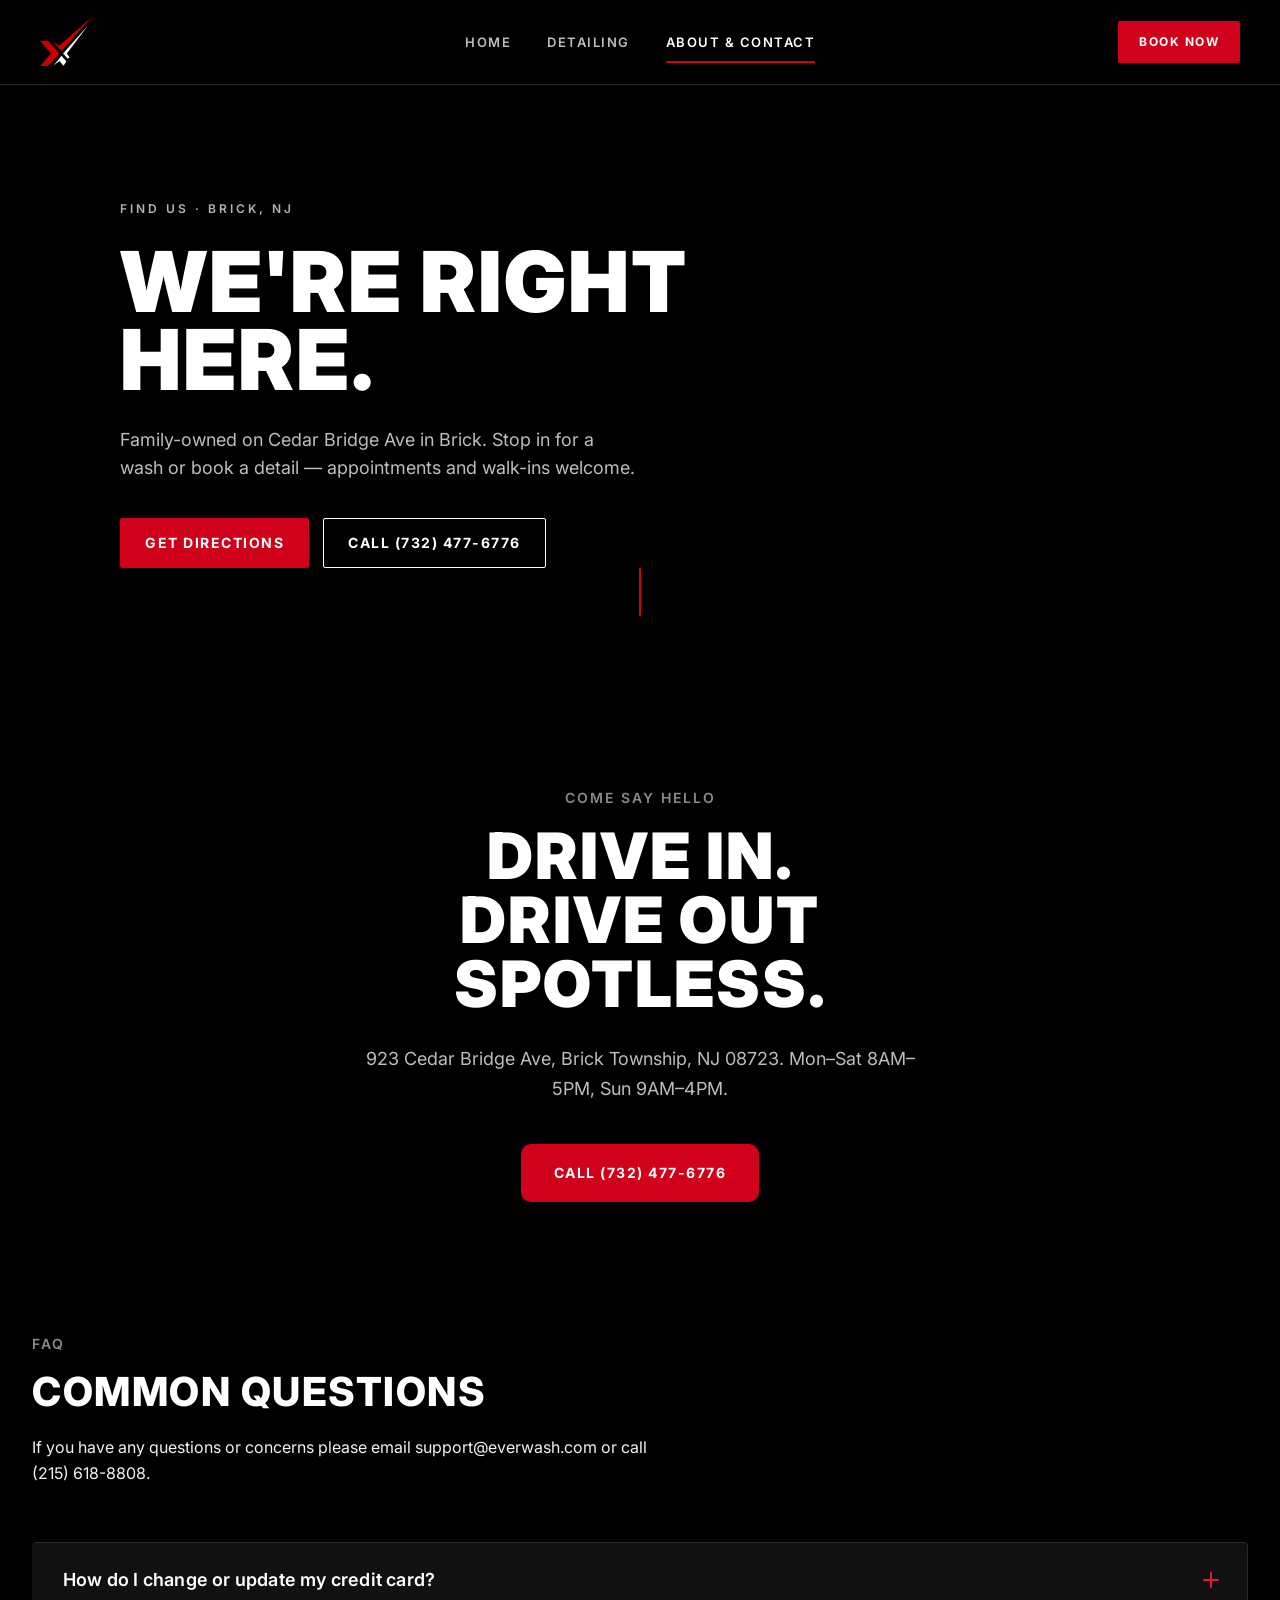
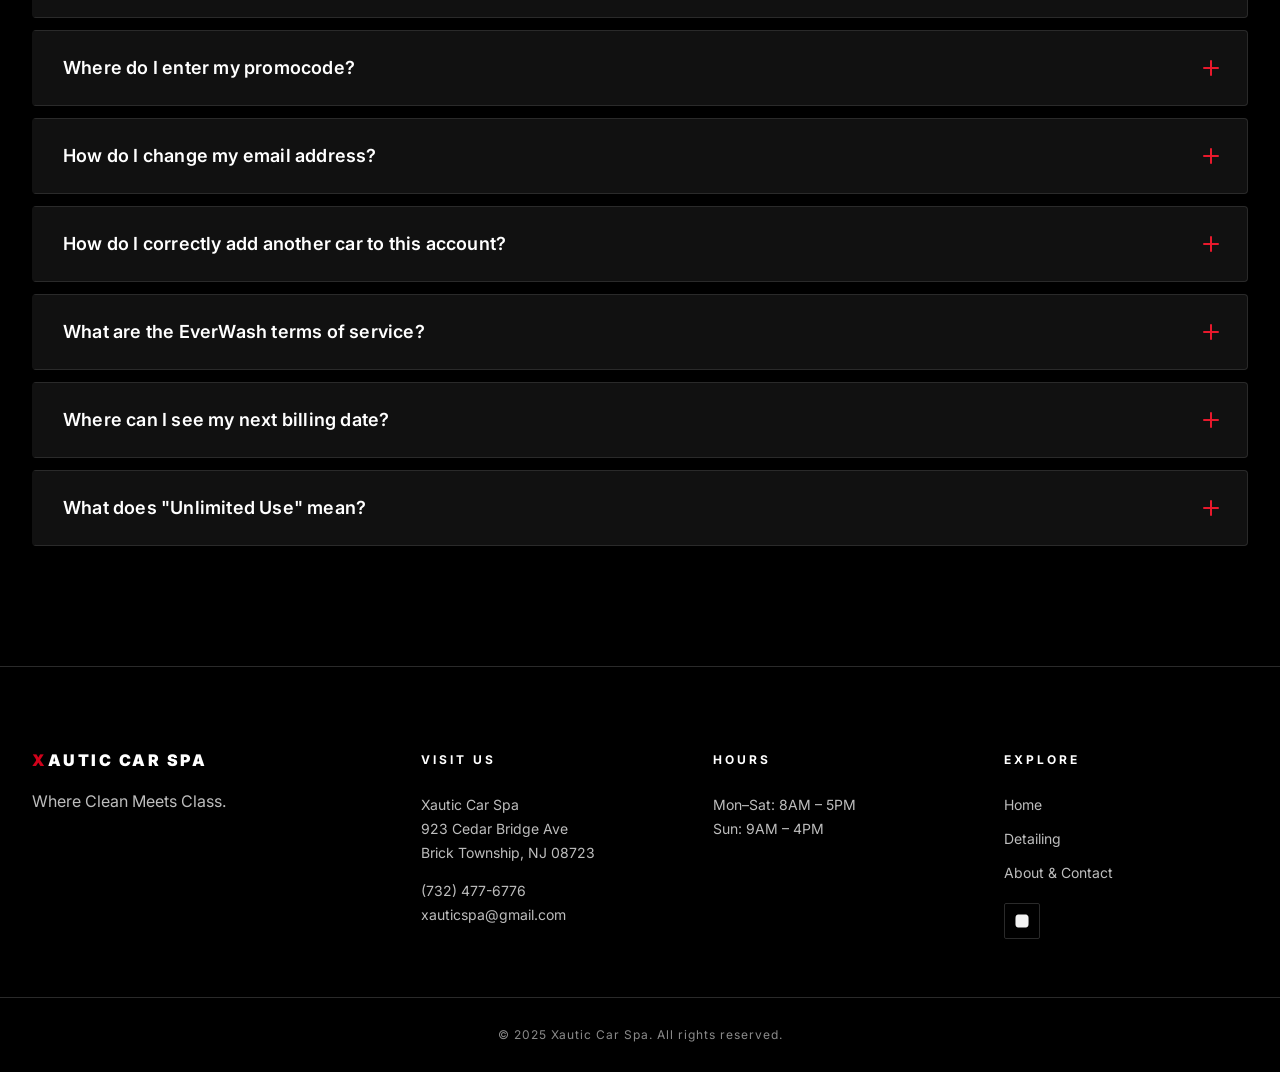
<file: Contact.html>
<!doctype html>
<html lang="en">
<head>
<meta charset="utf-8" />
<meta name="viewport" content="width=device-width,initial-scale=1" />
<title>About &amp; Contact | Xautic Car Spa, Brick NJ</title>
<meta name="description" content="Visit Xautic Car Spa at 923 Cedar Bridge Ave, Brick Township, NJ 08723. Open Monday through Sunday. Call (732) 477-6776." />
<link rel="preconnect" href="https://fonts.googleapis.com" />
<link rel="preconnect" href="https://fonts.gstatic.com" crossorigin />
<link href="https://fonts.googleapis.com/css2?family=Inter:wght@400;500;600;700;800;900&display=swap" rel="stylesheet" />
<link rel="stylesheet" href="styles.css" />
</head>
<body data-page="contact">

<!-- NAV is injected by site.js (shared across all pages) -->

<section class="hero compact bg-storefront" data-screen-label="Contact Hero">
  <div class="hero-inner">
    <span class="eyebrow-mono">FIND US · BRICK, NJ</span>
    <h1>We're right<br/>here.</h1>
    <p class="sub">Family-owned on Cedar Bridge Ave in Brick. Stop in for a wash or book a detail — appointments and walk-ins welcome.</p>
    <div class="hero-ctas">
      <a href="https://www.google.com/maps/dir/?api=1&amp;destination=923+Cedar+Bridge+Ave,+Brick+Township,+NJ+08723" target="_blank" rel="noopener" class="btn btn-primary">Get Directions</a>
      <a href="tel:+17324776776" class="btn btn-outline">Call (732) 477-6776</a>
    </div>
  </div>
  <div class="scroll-cue" aria-hidden="true"></div>
</section>

<!-- CONTACT -->
<section class="memberships-teaser" data-screen-label="Contact" style="padding: 140px 0px 12px">
  <div class="container">
    <span class="eyebrow">COME SAY HELLO</span>
    <h2>Drive in.<br/>Drive out spotless.</h2>
    <p>923 Cedar Bridge Ave, Brick Township, NJ 08723. Mon–Sat 8AM–5PM, Sun 9AM–4PM.</p>
    <a href="tel:+17324776776" class="btn btn-primary">Call (732) 477-6776</a>
    <div class="memberships-teaser-deco" aria-hidden="true" style="width: 0px; height: 0px"></div>
  </div>
</section>

<!-- FAQ (moved from Memberships page) -->
<section class="section" data-screen-label="FAQ" style="padding: 64px 0px 120px">
  <div class="container">
    <div class="section-head">
      <span class="eyebrow">FAQ</span>
      <h2>Common questions</h2>
      <p class="body-lg" style="margin-top:20px;max-width:620px;">If you have any questions or concerns please email <a href="mailto:support@everwash.com">support@everwash.com</a> or call <a href="tel:+12156188808">(215) 618-8808</a>.</p>
    </div>
    <div class="faq-list">
      <article class="faq-item">
        <button class="faq-q" aria-expanded="false">
          <span>How do I change or update my credit card?</span>
          <span class="faq-icon" aria-hidden="true"></span>
        </button>
        <div class="faq-a"><div class="faq-a-inner"><p>You can update your credit card information on the Account Settings page by clicking the button labeled "Update Payment Info". The Account Settings page can be reached by clicking the gear icon from the bottom bar on ios devices, and from the left-hand side menu on android.</p></div></div>
      </article>
      <article class="faq-item">
        <button class="faq-q" aria-expanded="false">
          <span>Where do I enter my promocode?</span>
          <span class="faq-icon" aria-hidden="true"></span>
        </button>
        <div class="faq-a"><div class="faq-a-inner"><p>Right before you submit your payment, on the page with the "Submit Payment" button, scroll down and click the button labeled "Enter Code" to enter your promocode.</p></div></div>
      </article>
      <article class="faq-item">
        <button class="faq-q" aria-expanded="false">
          <span>How do I change my email address?</span>
          <span class="faq-icon" aria-hidden="true"></span>
        </button>
        <div class="faq-a"><div class="faq-a-inner"><p>You can change your email address from the Account Settings page. Visit your Account Settings and scroll down to the section labeled "Profile", then type your new email address into the email field, and then click the "Save Changes" button. The Account Settings page can be reached by clicking the gear icon from the bottom bar on ios devices, and from the left-hand side menu on android.</p></div></div>
      </article>
      <article class="faq-item">
        <button class="faq-q" aria-expanded="false">
          <span>How do I correctly add another car to this account?</span>
          <span class="faq-icon" aria-hidden="true"></span>
        </button>
        <div class="faq-a"><div class="faq-a-inner"><p>Go to your QR code page in the app and click the button labeled "Add Another Car". You can also add an additional car by going to the "Locations" page to view the list of available wash locations, and selecting the location and wash plan you wish to add to your account.</p></div></div>
      </article>
      <article class="faq-item">
        <button class="faq-q" aria-expanded="false">
          <span>What are the EverWash terms of service?</span>
          <span class="faq-icon" aria-hidden="true"></span>
        </button>
        <div class="faq-a"><div class="faq-a-inner"><p>You can read the complete terms of service here: <a href="https://app.everwash.com/terms" target="_blank" rel="noopener">https://app.everwash.com/terms</a>.</p></div></div>
      </article>
      <article class="faq-item">
        <button class="faq-q" aria-expanded="false">
          <span>Where can I see my next billing date?</span>
          <span class="faq-icon" aria-hidden="true"></span>
        </button>
        <div class="faq-a"><div class="faq-a-inner"><p>You can view the upcoming billing date for your membership from the Account Settings page by scrolling to the bottom until you reach the "Membership" section. The Account Settings page can be reached by clicking the gear icon from the bottom bar on ios devices, and from the left-hand side menu on android.</p></div></div>
      </article>
      <article class="faq-item">
        <button class="faq-q" aria-expanded="false">
          <span>What does "Unlimited Use" mean?</span>
          <span class="faq-icon" aria-hidden="true"></span>
        </button>
        <div class="faq-a"><div class="faq-a-inner"><p>The EverWash Membership is valid for up to one car wash per day, every day the wash is open for the designated vehicle only.</p></div></div>
      </article>
    </div>
  </div>
</section>

<!-- FOOTER -->
<footer class="footer" id="footer" data-screen-label="Footer">
  <div class="container">
    <div class="footer-grid">
      <div>
        <span class="wordmark"><span class="x">X</span>AUTIC CAR SPA</span>
        <p class="tagline">Where Clean Meets Class.</p>
      </div>
      <div>
        <h4>Visit Us</h4>
        <p>Xautic Car Spa<br/>923 Cedar Bridge Ave<br/>Brick Township, NJ 08723</p>
        <p style="margin-top:14px;"><a href="tel:+17324776776">(732) 477-6776</a><br/><a href="mailto:xauticspa@gmail.com">xauticspa@gmail.com</a></p>
      </div>
      <div>
        <h4>Hours</h4>
        <p>Mon–Sat: 8AM – 5PM<br/>Sun: 9AM – 4PM</p>
      </div>
      <div>
        <h4>Explore</h4>
        <ul>
          <li><a href="index.html">Home</a></li>
          <li><a href="Detailing.html">Detailing</a></li>
          <li><a href="Contact.html">About &amp; Contact</a></li>
        </ul>
        <div class="social-row">
          <a href="https://www.instagram.com/xauticcarspa" target="_blank" rel="noopener" aria-label="Instagram"><svg viewBox="0 0 24 24" xmlns="http://www.w3.org/2000/svg"><path d="M12 2.2c3.2 0 3.6 0 4.85.07 1.17.05 1.8.25 2.23.42.56.22.96.48 1.38.9.42.42.68.82.9 1.38.17.42.37 1.06.42 2.23.07 1.25.07 1.65.07 4.85s0 3.6-.07 4.85c-.05 1.17-.25 1.8-.42 2.23-.22.56-.48.96-.9 1.38-.42.42-.82.68-1.38.9-.42.17-1.06.37-2.23.42-1.25.07-1.65.07-4.85.07s-3.6 0-4.85-.07c-1.17-.05-1.8-.25-2.23-.42a3.7 3.7 0 0 1-1.38-.9 3.7 3.7 0 0 1-.9-1.38c-.17-.42-.37-1.06-.42-2.23C2.2 15.6 2.2 15.2 2.2 12s0-3.6.07-4.85c.05-1.17.25-1.8.42-2.23.22-.56.48-.96.9-1.38.42-.42.82-.68 1.38-.9.42-.17 1.06-.37 2.23-.42C8.4 2.2 8.8 2.2 12 2.2z"/></svg></a>
        </div>
      </div>
    </div>
  </div>
  <div class="footer-bottom">© 2025 Xautic Car Spa. All rights reserved.</div>
</footer>

<script src="site.js"></script>
<script>
  /* FAQ accordion: single-open */
  (function(){
    const items = Array.from(document.querySelectorAll('.faq-item'));
    items.forEach(function(item){
      const btn = item.querySelector('.faq-q');
      btn.addEventListener('click', function(){
        const isOpen = item.classList.contains('open');
        items.forEach(function(other){
          other.classList.remove('open');
          other.querySelector('.faq-q').setAttribute('aria-expanded', 'false');
        });
        if (!isOpen){
          item.classList.add('open');
          btn.setAttribute('aria-expanded', 'true');
        }
      });
    });
  })();
</script>

</body>
</html>
</file>
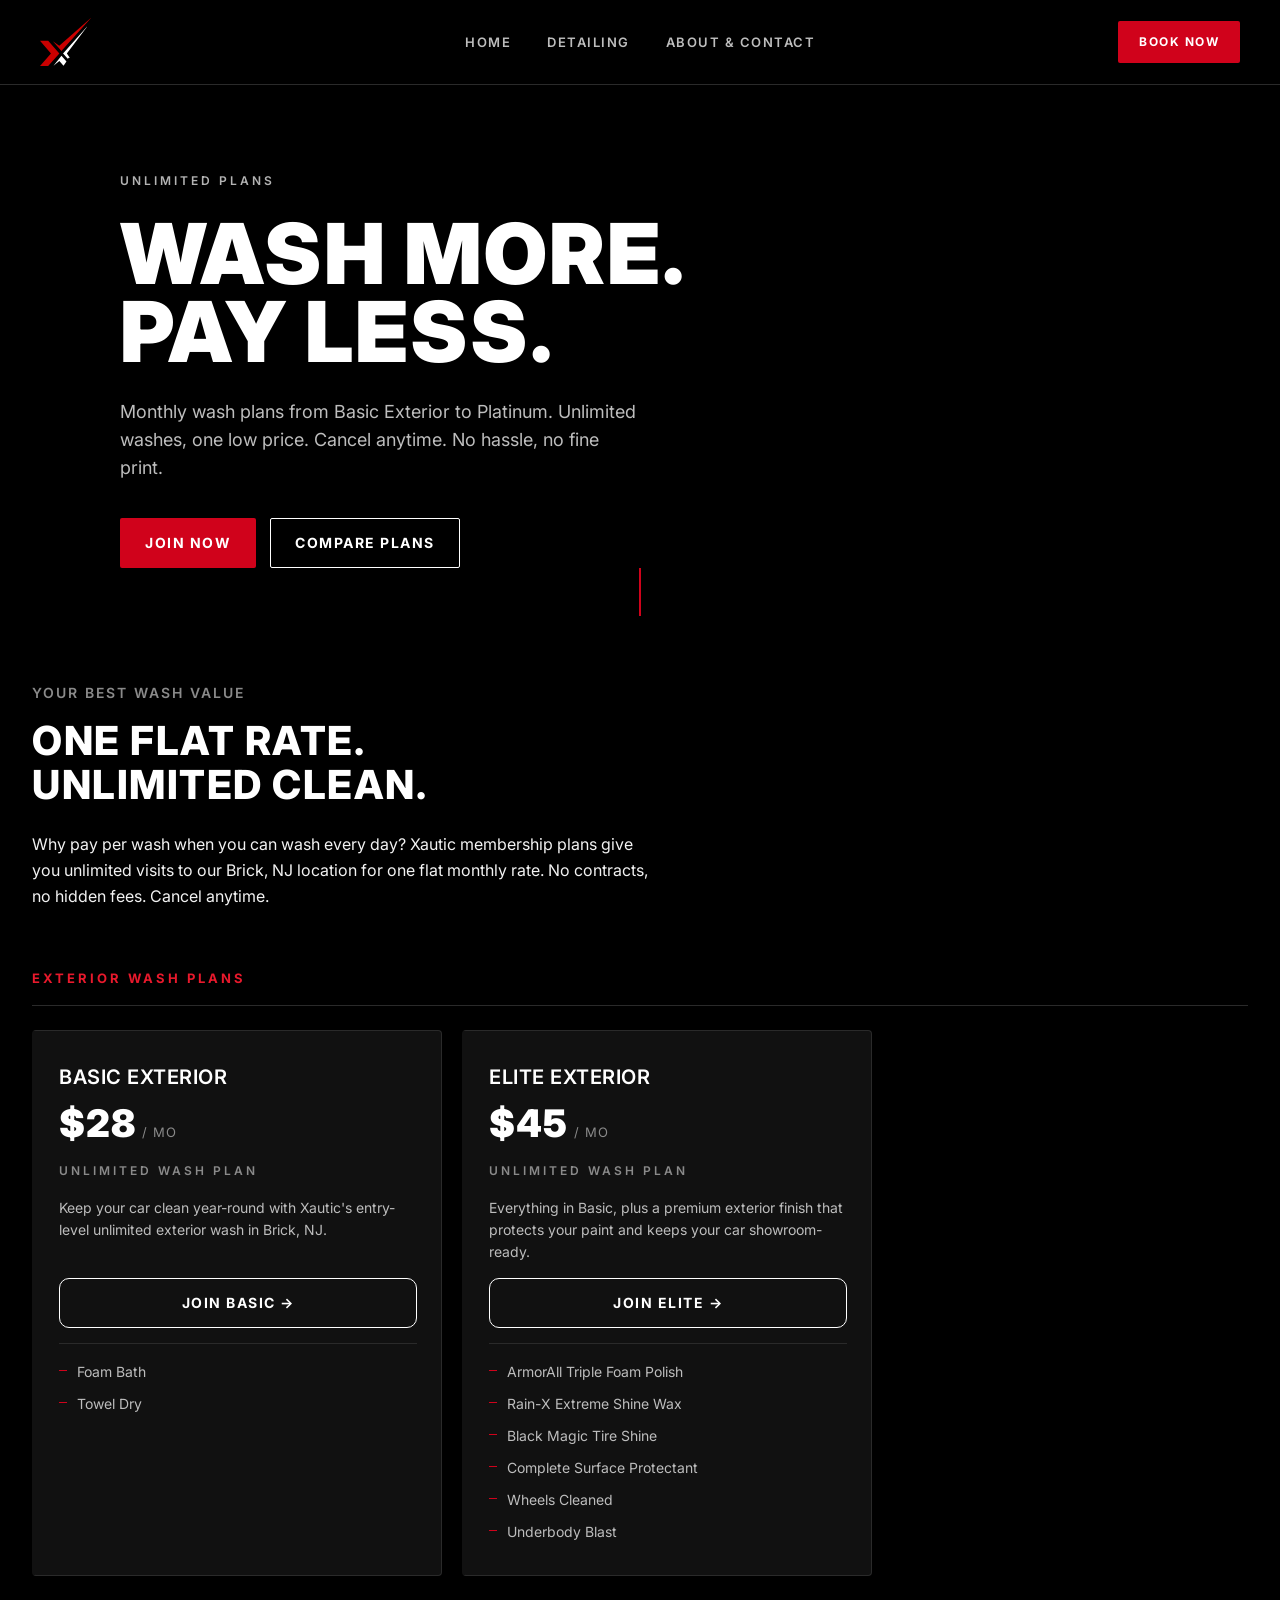
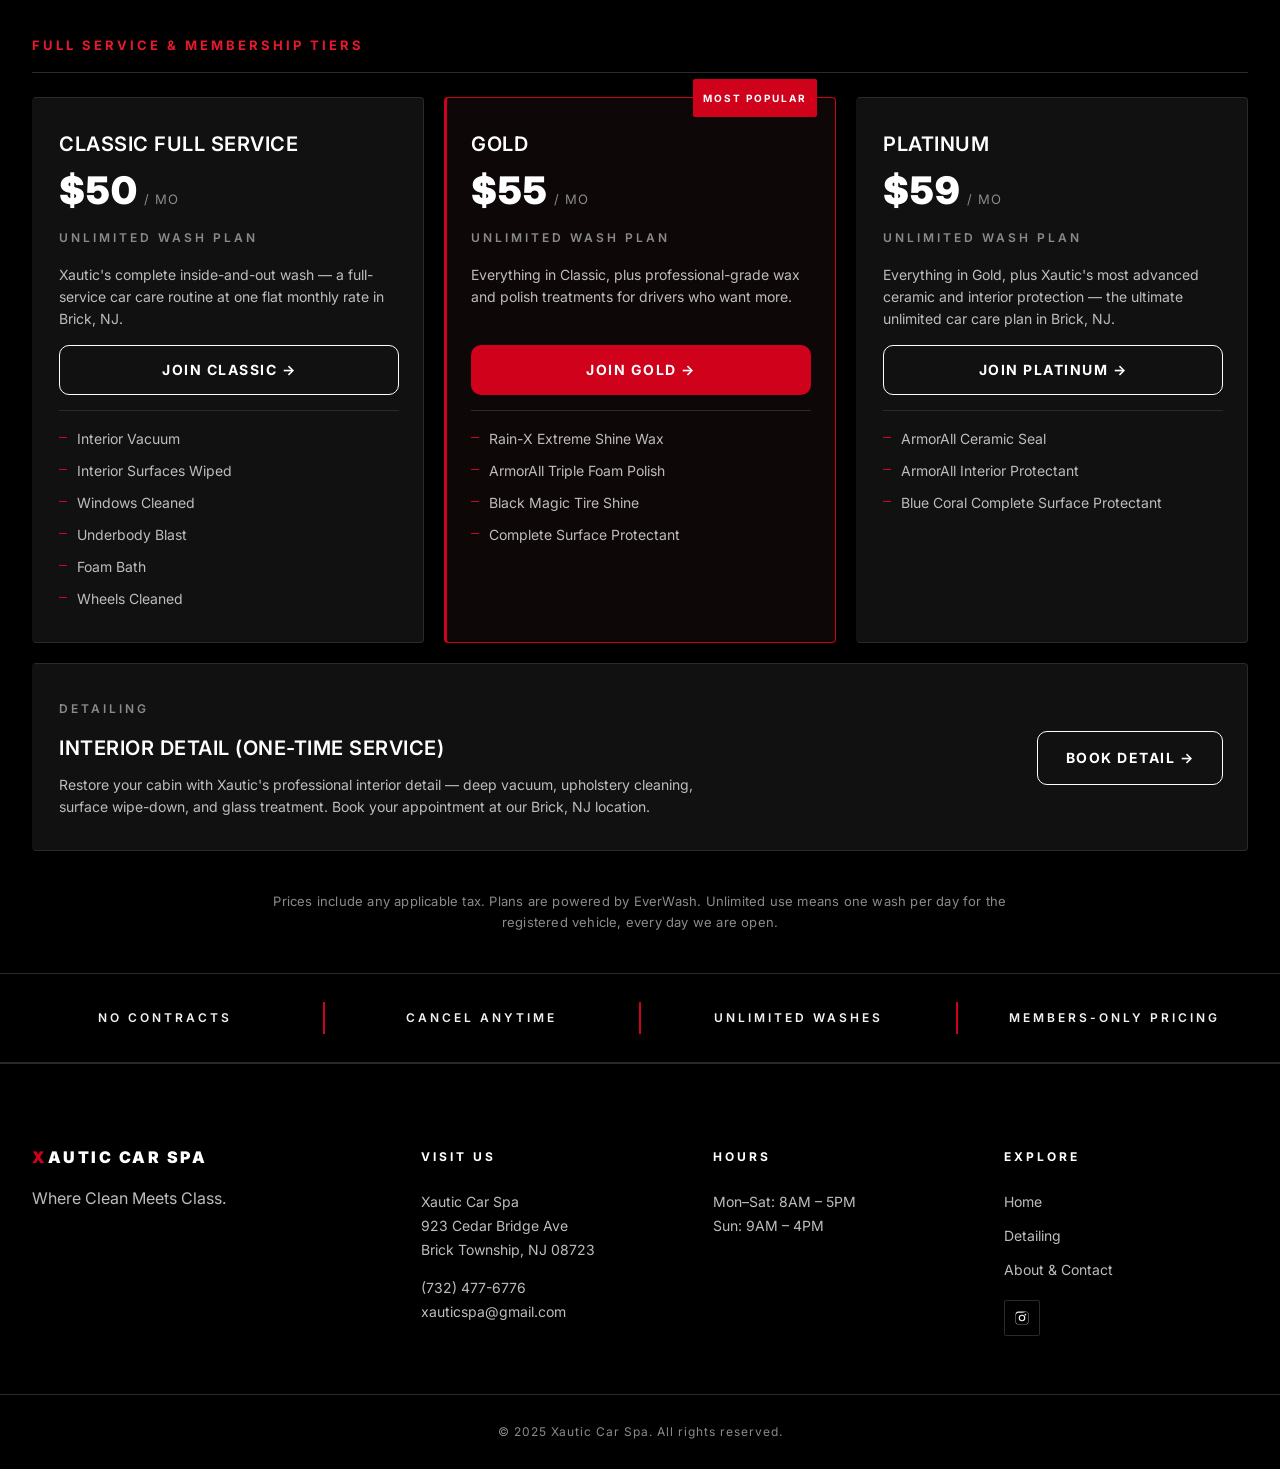
<file: Memberships.html>
<!doctype html>
<html lang="en">
<head>
<meta charset="utf-8" />
<meta name="viewport" content="width=device-width,initial-scale=1" />
<title>Memberships | Xautic Car Spa, Brick NJ</title>
<meta name="description" content="Unlimited car wash memberships in Brick, NJ. Basic Exterior, Elite Exterior, Classic Full Service, Gold, and Platinum plans. One flat monthly rate. Cancel anytime." />
<link rel="preconnect" href="https://fonts.googleapis.com" />
<link rel="preconnect" href="https://fonts.gstatic.com" crossorigin />
<link href="https://fonts.googleapis.com/css2?family=Inter:wght@400;500;600;700;800;900&display=swap" rel="stylesheet" />
<link rel="stylesheet" href="styles.css" />
</head>
<body data-page="memberships">

<!-- NAV is injected by site.js (shared across all pages). This page is hidden from the menu — kept as a backup. -->

<!-- HERO -->
<section class="hero compact bg-foam" data-screen-label="Memberships Hero">
  <div class="hero-inner">
    <span class="eyebrow-mono">UNLIMITED PLANS</span>
    <h1>Wash more.<br/>Pay less.</h1>
    <p class="sub">Monthly wash plans from Basic Exterior to Platinum. Unlimited washes, one low price. Cancel anytime. No hassle, no fine print.</p>
    <div class="hero-ctas">
      <a href="https://app.everwash.com/#membership-plans/1059" target="_blank" rel="noopener" class="btn btn-primary">Join Now</a>
      <a href="#plans" class="btn btn-outline">Compare Plans</a>
    </div>
  </div>
  <div class="scroll-cue" aria-hidden="true"></div>
</section>

<!-- INTRO -->
<section class="section" data-screen-label="Memberships Intro" style="padding: 20px 0px 0px">
  <div class="container" style="padding: 15px 32px 0px">
    <div class="section-head" style="margin-bottom:0;max-width:780px;">
      <span class="eyebrow">YOUR BEST WASH VALUE</span>
      <h2 style="margin-top:16px;">One flat rate.<br/>Unlimited clean.</h2>
      <p class="body-lg" style="margin-top:24px;max-width:620px;">Why pay per wash when you can wash every day? Xautic membership plans give you unlimited visits to our Brick, NJ location for one flat monthly rate. No contracts, no hidden fees. Cancel anytime.</p>
    </div>
  </div>
</section>

<!-- PLAN GRID -->
<section class="section" id="plans" style="padding-top:40px;padding-bottom:40px;" data-screen-label="Plan Grid">
  <div class="container">

    <!-- Section 1 -->
    <div class="plan-section" data-screen-label="Exterior Wash Plans">
      <h3 class="plan-section-title">Exterior Wash Plans</h3>
      <div class="plan-grid cols-2">
        <article class="plan-card">
          <h3 class="plan-name">Basic Exterior</h3>
          <div class="plan-price"><span class="num">$28</span><span class="per">/ mo</span></div>
          <span class="card-label">Unlimited Wash Plan</span>
          <p class="plan-desc">Keep your car clean year-round with Xautic's entry-level unlimited exterior wash in Brick, NJ.</p>
          <a href="https://app.everwash.com/#membership-plans/1059" target="_blank" rel="noopener" class="btn btn-outline plan-join">Join Basic →</a>
          <span class="plan-divider" aria-hidden="true"></span>
          <ul class="plan-features">
            <li>Foam Bath</li>
            <li>Towel Dry</li>
          </ul>
        </article>

        <article class="plan-card">
          <h3 class="plan-name">Elite Exterior</h3>
          <div class="plan-price"><span class="num">$45</span><span class="per">/ mo</span></div>
          <span class="card-label">Unlimited Wash Plan</span>
          <p class="plan-desc">Everything in Basic, plus a premium exterior finish that protects your paint and keeps your car showroom-ready.</p>
          <a href="https://app.everwash.com/#membership-plans/1059" target="_blank" rel="noopener" class="btn btn-outline plan-join">Join Elite →</a>
          <span class="plan-divider" aria-hidden="true"></span>
          <ul class="plan-features">
            <li>ArmorAll Triple Foam Polish</li>
            <li>Rain-X Extreme Shine Wax</li>
            <li>Black Magic Tire Shine</li>
            <li>Complete Surface Protectant</li>
            <li>Wheels Cleaned</li>
            <li>Underbody Blast</li>
          </ul>
        </article>
      </div>
    </div>

    <!-- Section 2 -->
    <div class="plan-section" data-screen-label="Full Service &amp; Membership Tiers">
      <h3 class="plan-section-title">Full Service &amp; Membership Tiers</h3>
      <div class="plan-grid cols-3">
        <article class="plan-card">
          <h3 class="plan-name">Classic Full Service</h3>
          <div class="plan-price"><span class="num">$50</span><span class="per">/ mo</span></div>
          <span class="card-label">Unlimited Wash Plan</span>
          <p class="plan-desc">Xautic's complete inside-and-out wash — a full-service car care routine at one flat monthly rate in Brick, NJ.</p>
          <a href="https://app.everwash.com/#membership-plans/1059" target="_blank" rel="noopener" class="btn btn-outline plan-join">Join Classic →</a>
          <span class="plan-divider" aria-hidden="true"></span>
          <ul class="plan-features">
            <li>Interior Vacuum</li>
            <li>Interior Surfaces Wiped</li>
            <li>Windows Cleaned</li>
            <li>Underbody Blast</li>
            <li>Foam Bath</li>
            <li>Wheels Cleaned</li>
          </ul>
        </article>

        <article class="plan-card featured">
          <span class="ribbon">Most Popular</span>
          <h3 class="plan-name">Gold</h3>
          <div class="plan-price"><span class="num">$55</span><span class="per">/ mo</span></div>
          <span class="card-label">Unlimited Wash Plan</span>
          <p class="plan-desc">Everything in Classic, plus professional-grade wax and polish treatments for drivers who want more.</p>
          <a href="https://app.everwash.com/#membership-plans/1059" target="_blank" rel="noopener" class="btn btn-primary plan-join">Join Gold →</a>
          <span class="plan-divider" aria-hidden="true"></span>
          <ul class="plan-features">
            <li>Rain-X Extreme Shine Wax</li>
            <li>ArmorAll Triple Foam Polish</li>
            <li>Black Magic Tire Shine</li>
            <li>Complete Surface Protectant</li>
          </ul>
        </article>

        <article class="plan-card">
          <h3 class="plan-name">Platinum</h3>
          <div class="plan-price"><span class="num">$59</span><span class="per">/ mo</span></div>
          <span class="card-label">Unlimited Wash Plan</span>
          <p class="plan-desc">Everything in Gold, plus Xautic's most advanced ceramic and interior protection — the ultimate unlimited car care plan in Brick, NJ.</p>
          <a href="https://app.everwash.com/#membership-plans/1059" target="_blank" rel="noopener" class="btn btn-outline plan-join">Join Platinum →</a>
          <span class="plan-divider" aria-hidden="true"></span>
          <ul class="plan-features">
            <li>ArmorAll Ceramic Seal</li>
            <li>ArmorAll Interior Protectant</li>
            <li>Blue Coral Complete Surface Protectant</li>
          </ul>
        </article>

        <article class="plan-card one-time">
          <div class="one-time-body">
            <span class="card-label">Detailing</span>
            <h3 class="plan-name">Interior Detail (One-Time Service)</h3>
            <p class="plan-desc">Restore your cabin with Xautic's professional interior detail — deep vacuum, upholstery cleaning, surface wipe-down, and glass treatment. Book your appointment at our Brick, NJ location.</p>
          </div>
          <a href="Detailing.html" class="btn btn-outline plan-join">Book Detail →</a>
        </article>
      </div>
    </div>

    <p class="plan-note">Prices include any applicable tax. Plans are powered by EverWash. Unlimited use means one wash per day for the registered vehicle, every day we are open.</p>
  </div>
</section>

<!-- TRUST -->
<section class="trust">
  <div class="trust-row">
    <div class="trust-item">No Contracts</div>
    <span class="trust-divider" aria-hidden="true"></span>
    <div class="trust-item">Cancel Anytime</div>
    <span class="trust-divider" aria-hidden="true"></span>
    <div class="trust-item">Unlimited Washes</div>
    <span class="trust-divider" aria-hidden="true"></span>
    <div class="trust-item">Members-Only Pricing</div>
  </div>
</section>

<!-- FOOTER -->
<footer class="footer" id="footer" data-screen-label="Footer">
  <div class="container">
    <div class="footer-grid">
      <div>
        <span class="wordmark"><span class="x">X</span>AUTIC CAR SPA</span>
        <p class="tagline">Where Clean Meets Class.</p>
      </div>
      <div>
        <h4>Visit Us</h4>
        <p>Xautic Car Spa<br/>923 Cedar Bridge Ave<br/>Brick Township, NJ 08723</p>
        <p style="margin-top:14px;"><a href="tel:+17324776776">(732) 477-6776</a><br/><a href="mailto:xauticspa@gmail.com">xauticspa@gmail.com</a></p>
      </div>
      <div>
        <h4>Hours</h4>
        <p>Mon–Sat: 8AM – 5PM<br/>Sun: 9AM – 4PM</p>
      </div>
      <div>
        <h4>Explore</h4>
        <ul>
          <li><a href="index.html">Home</a></li>
          <li><a href="Detailing.html">Detailing</a></li>
          <li><a href="Contact.html">About &amp; Contact</a></li>
        </ul>
        <div class="social-row">
          <a href="https://www.instagram.com/xauticcarspa" target="_blank" rel="noopener" aria-label="Instagram"><svg viewBox="0 0 24 24" xmlns="http://www.w3.org/2000/svg"><path d="M12 2.2c3.2 0 3.6 0 4.85.07 1.17.05 1.8.25 2.23.42.56.22.96.48 1.38.9.42.42.68.82.9 1.38.17.42.37 1.06.42 2.23.07 1.25.07 1.65.07 4.85s0 3.6-.07 4.85c-.05 1.17-.25 1.8-.42 2.23-.22.56-.48.96-.9 1.38-.42.42-.82.68-1.38.9-.42.17-1.06.37-2.23.42-1.25.07-1.65.07-4.85.07s-3.6 0-4.85-.07c-1.17-.05-1.8-.25-2.23-.42a3.7 3.7 0 0 1-1.38-.9 3.7 3.7 0 0 1-.9-1.38c-.17-.42-.37-1.06-.42-2.23C2.2 15.6 2.2 15.2 2.2 12s0-3.6.07-4.85c.05-1.17.25-1.8.42-2.23.22-.56.48-.96.9-1.38.42-.42.82-.68 1.38-.9.42-.17 1.06-.37 2.23-.42C8.4 2.2 8.8 2.2 12 2.2zm0 1.8c-3.15 0-3.52 0-4.76.07-1.07.05-1.65.22-2.04.37-.51.2-.88.44-1.27.83-.39.39-.63.76-.83 1.27-.15.39-.32.97-.37 2.04C2.66 8.48 2.66 8.85 2.66 12s0 3.52.07 4.76c.05 1.07.22 1.65.37 2.04.2.51.44.88.83 1.27.39.39.76.63 1.27.83.39.15.97.32 2.04.37 1.24.07 1.61.07 4.76.07s3.52 0 4.76-.07c1.07-.05 1.65-.22 2.04-.37.51-.2.88-.44 1.27-.83.39-.39.63-.76.83-1.27.15-.39.32-.97.37-2.04.07-1.24.07-1.61.07-4.76s0-3.52-.07-4.76c-.05-1.07-.22-1.65-.37-2.04a3.4 3.4 0 0 0-.83-1.27 3.4 3.4 0 0 0-1.27-.83c-.39-.15-.97-.32-2.04-.37C15.52 4 15.15 4 12 4zm0 3.06A4.94 4.94 0 1 1 12 17a4.94 4.94 0 0 1 0-9.94zm0 8.15a3.21 3.21 0 1 0 0-6.42 3.21 3.21 0 0 0 0 6.42zm6.3-8.36a1.16 1.16 0 1 1-2.31 0 1.16 1.16 0 0 1 2.31 0z"/></svg></a>
        </div>
      </div>
    </div>
  </div>
  <div class="footer-bottom">© 2025 Xautic Car Spa. All rights reserved.</div>
</footer>

<script src="site.js"></script>

</body>
</html>
</file>
<file: styles.css>
/* XAUTIC CAR SPA — Shared stylesheet */
:root{
  --primary:#D0021B; --primary-soft:#E8192C; --primary-deep:#A50016;
  --on-primary:#fff; --ink:#F2F2F2; --ink-strong:#fff;
  --body:#BDBDBD; --mute:#8A8A8A;
  --hairline:#2A2A2A; --hairline-soft:#444;
  --canvas:#000; --canvas-soft:#111;
  --container:1280px; --gutter:32px; --section-pad-y:96px;
  --font:"Inter",system-ui,-apple-system,"Segoe UI",Roboto,sans-serif;
}
*,*::before,*::after{box-sizing:border-box}
html{scroll-behavior:smooth;-webkit-text-size-adjust:100%}
body{margin:0;background:var(--canvas);color:var(--ink);font-family:var(--font);font-size:16px;line-height:26px;font-weight:400;-webkit-font-smoothing:antialiased;text-rendering:optimizeLegibility}
img{max-width:100%;display:block}
a{color:inherit;text-decoration:none}
button{font-family:inherit;cursor:pointer}
::selection{background:var(--primary);color:#fff}

/* Typography */
.eyebrow-mono{font-size:12px;font-weight:600;line-height:20px;letter-spacing:3px;text-transform:uppercase;color:var(--mute)}
.eyebrow{font-size:14px;font-weight:600;line-height:20px;letter-spacing:2px;text-transform:uppercase;color:var(--mute)}

/* Buttons */
.btn{display:inline-flex;align-items:center;justify-content:center;gap:8px;font-size:14px;font-weight:700;line-height:20px;letter-spacing:1.5px;text-transform:uppercase;border:1px solid transparent;border-radius:10px;padding:14px 24px;transition:background 160ms ease,color 160ms ease,border-color 160ms ease;white-space:nowrap}
.btn-primary{background:var(--primary);color:var(--on-primary)}
.btn-primary:hover{background:var(--primary-deep)}
.btn-outline{background:transparent;color:var(--ink-strong);border-color:var(--ink-strong)}
.btn-outline:hover{background:var(--ink-strong);color:var(--canvas)}
/* Hero/header buttons keep the original (sharp) rounding */
.hero-ctas .btn,.nav-cta{border-radius:2px}
.btn-ghost-red{background:transparent;color:var(--primary-soft);padding:0;font-size:13px;font-weight:700;letter-spacing:1.5px;text-transform:uppercase;display:inline-flex;align-items:center;gap:6px;transition:color 160ms ease,gap 160ms ease}
.btn-ghost-red:hover{color:var(--ink-strong);gap:12px}

/* Nav */
.nav{position:fixed;inset:0 0 auto 0;z-index:100;display:grid;grid-template-columns:1fr auto 1fr;align-items:center;padding:18px 40px;background:transparent;border-bottom:1px solid transparent;transition:background 220ms ease,border-color 220ms ease}
.nav.scrolled,.nav.always-solid{background:var(--canvas);border-bottom-color:var(--hairline)}
.wordmark{font-size:16px;font-weight:900;letter-spacing:2.5px;color:var(--ink-strong);text-transform:uppercase;display:inline-flex;align-items:center}
.nav-logo{height:48px;width:auto;display:block}
.wordmark .x{color:var(--primary)}
.nav-links{display:flex;gap:36px;align-items:center;justify-content:center}
.nav-links a{font-size:13px;font-weight:600;letter-spacing:1.5px;text-transform:uppercase;color:var(--body);transition:color 140ms ease;position:relative}
.nav-links a:hover{color:var(--ink-strong)}
.nav-links a[aria-current="page"]{color:var(--ink-strong)}
.nav-links a[aria-current="page"]::after{content:"";position:absolute;left:0;right:0;bottom:-8px;height:2px;background:var(--primary)}
.nav-cta{padding:10px 20px;font-size:12px;letter-spacing:1.5px}
.nav-right{display:flex;align-items:center;gap:16px;justify-content:flex-end}
.nav-hamburger{display:none;width:32px;height:32px;background:transparent;border:none;padding:0;flex-direction:column;gap:5px;align-items:center;justify-content:center}
.nav-hamburger span{display:block;width:22px;height:2px;background:var(--ink-strong)}

/* Hero (single per page) */
.hero{position:relative;min-height:100vh;display:flex;align-items:flex-end;padding:120px 120px 80px;background-size:cover;background-position:center;background-color:var(--canvas);color:var(--ink-strong);overflow:hidden}
.hero.compact{min-height:72vh}
.hero::before{content:"";position:absolute;inset:0;background:rgba(0,0,0,0.45);pointer-events:none}
.hero .hero-inner{position:relative;z-index:2;max-width:760px}
.hero .eyebrow-mono{color:rgba(255,255,255,0.7);margin-bottom:24px;display:block}
.hero h1{font-size:84px;font-weight:900;line-height:0.92;letter-spacing:2px;text-transform:uppercase;color:var(--ink-strong);margin:0 0 28px;text-wrap:balance}
.hero .sub{font-size:18px;line-height:28px;color:var(--body);max-width:520px;margin:0 0 36px}
.hero-ctas{display:flex;gap:14px;flex-wrap:wrap}
.scroll-cue{position:absolute;bottom:32px;left:50%;transform:translateX(-50%);width:2px;height:48px;background:var(--primary);z-index:3;animation:cuePulse 2.4s ease-in-out infinite}
@keyframes cuePulse{0%,100%{opacity:.5;transform:translateX(-50%) scaleY(1);transform-origin:bottom}50%{opacity:1;transform:translateX(-50%) scaleY(1.15)}}

/* Hero backgrounds */
.bg-mercedes{background-image:linear-gradient(180deg,rgba(0,0,0,.2) 0%,rgba(0,0,0,.6) 100%),url("images/home-hero.jpg")}
.bg-storefront{background-image:linear-gradient(180deg,rgba(0,0,0,.35) 0%,rgba(0,0,0,.7) 100%),url("https://images.unsplash.com/photo-1601362840469-51e4d8d58785?auto=format&fit=crop&w=2400&q=80")}
.bg-foam{background-image:linear-gradient(180deg,rgba(0,0,0,.25) 0%,rgba(0,0,0,.65) 100%),url("https://images.unsplash.com/photo-1607860108855-64acf2078ed9?auto=format&fit=crop&w=2400&q=80")}
.bg-detail{background-image:linear-gradient(180deg,rgba(0,0,0,.3) 0%,rgba(0,0,0,.7) 100%),url("images/detailing-hero.jpg")}

/* Section shell */
.section{position:relative}
/* Consistent vertical rhythm: every content band owns ONE --section-pad-y of
   space top & bottom; collapse the top of any band that directly follows
   another so stacked bands never double up (kills the 120+120=240 dead space). */
:where(.section,.story,.memberships-teaser,.email-capture,.xm-root){padding-top:var(--section-pad-y);padding-bottom:var(--section-pad-y)}
:where(.section,.story,.memberships-teaser,.email-capture,.xm-root) + :where(.section,.story,.memberships-teaser,.email-capture,.xm-root){padding-top:0}
.container{max-width:var(--container);padding:0 var(--gutter);margin:0 auto}
.section-head{margin-bottom:56px;max-width:720px}
.section-head .eyebrow{display:block;margin-bottom:16px}
.section-head h2{font-size:40px;font-weight:800;line-height:44px;letter-spacing:1.5px;text-transform:uppercase;color:var(--ink-strong);margin:0;text-wrap:balance}

/* Tabs + service cards */
.tab-row{display:flex;gap:32px;border-bottom:1px solid var(--hairline);margin-bottom:48px;overflow-x:auto;scrollbar-width:none}
.tab-row::-webkit-scrollbar{display:none}
.tab{background:transparent;border:none;padding:16px 2px;font-size:14px;font-weight:600;letter-spacing:2px;text-transform:uppercase;color:var(--mute);border-bottom:2px solid transparent;margin-bottom:-1px;white-space:nowrap;transition:color 140ms ease,border-color 140ms ease}
.tab:hover{color:var(--ink)}
.tab[aria-selected="true"]{color:var(--ink-strong);border-bottom-color:var(--primary)}

.card-grid{display:grid;grid-template-columns:repeat(5,1fr);gap:16px;grid-template-rows:repeat(7,auto)}
.card-grid .plan-card{padding:28px 20px}
.card-grid .plan-join.btn{font-size:12px;letter-spacing:1px;padding:13px 10px;white-space:nowrap}
.service-card{position:relative;background:var(--canvas-soft);border:1px solid var(--hairline);border-left:3px solid transparent;border-radius:4px;padding:32px 24px;display:flex;flex-direction:column;gap:16px;transition:border-left-color 180ms ease,background 180ms ease}
.service-card:hover{border-left-color:var(--primary);background:#131314}
.service-card .card-label{font-size:12px;font-weight:600;letter-spacing:3px;text-transform:uppercase;color:var(--mute)}
.service-card h3{font-size:20px;font-weight:600;line-height:28px;letter-spacing:.5px;text-transform:uppercase;color:var(--ink-strong);margin:0}
.service-card p{font-size:16px;line-height:26px;color:var(--body);margin:0;flex:1}
.card-cta{font-size:13px;font-weight:700;letter-spacing:1.5px;text-transform:uppercase;color:var(--primary-soft);display:inline-flex;align-items:center;gap:6px;align-self:flex-start;transition:gap 160ms ease,color 160ms ease}
.service-card:hover .card-cta{gap:12px;color:#ff3a4d}
.service-card[hidden]{display:none}
.plan-card[hidden]{display:none}

/* Brand story */
.story{position:relative;background:var(--canvas);overflow:hidden}
.story::before{content:"";position:absolute;inset:0;background:radial-gradient(ellipse at 80% 30%,rgba(208,2,27,.06) 0%,transparent 55%),radial-gradient(ellipse at 20% 70%,rgba(255,255,255,.04) 0%,transparent 50%),linear-gradient(180deg,#050505 0%,#000 60%);z-index:0}
.story::after{content:"";position:absolute;inset:0;background:rgba(0,0,0,.65);z-index:0}
.story .container{position:relative;z-index:1}
.story-grid{display:grid;grid-template-columns:1fr 1fr;gap:80px;align-items:center}
.story-copy h2{font-size:40px;font-weight:800;line-height:44px;letter-spacing:1.5px;text-transform:uppercase;color:var(--ink-strong);margin:16px 0 24px}
.story-copy p{color:var(--body);font-size:17px;line-height:28px;margin:0 0 18px;max-width:520px}
.story-copy .btn-ghost-red{margin-top:12px}
.story-photo{aspect-ratio:4/5;background:var(--canvas-soft);border:1px solid var(--hairline);border-radius:4px;position:relative;overflow:hidden;background-image:linear-gradient(135deg,rgba(0,0,0,.4) 0%,rgba(0,0,0,.8) 100%),radial-gradient(circle at 30% 30%,rgba(255,255,255,.06),transparent 50%)}
.story-photo::after{content:"FUTURE PHOTO SLOT";position:absolute;inset:0;display:flex;align-items:center;justify-content:center;font-size:11px;letter-spacing:4px;color:rgba(255,255,255,.18);text-transform:uppercase}
.story-photo .corner{position:absolute;width:28px;height:28px;border:1px solid var(--hairline-soft)}
.story-photo .corner.tl{top:16px;left:16px;border-right:none;border-bottom:none}
.story-photo .corner.tr{top:16px;right:16px;border-left:none;border-bottom:none}
.story-photo .corner.bl{bottom:16px;left:16px;border-right:none;border-top:none}
.story-photo .corner.br{bottom:16px;right:16px;border-left:none;border-top:none}
.story-photo.photo-welcome{background-image:linear-gradient(0deg,rgba(0,0,0,.18),rgba(0,0,0,.18)),url("images/welcome.jpg");background-size:cover;background-position:center}
.story-photo.photo-welcome::after{display:none}

/* Trust bar */
.trust{background:var(--canvas);border-top:1px solid var(--hairline);border-bottom:1px solid var(--hairline);padding:28px 32px}
.trust-row{display:flex;align-items:center;justify-content:space-between;gap:24px;max-width:var(--container);margin:0 auto}
.trust-item{flex:1;text-align:center;font-size:12px;font-weight:600;letter-spacing:3px;text-transform:uppercase;color:var(--ink)}
.trust-divider{width:2px;height:32px;background:var(--primary);flex-shrink:0}

/* Memberships teaser */
.memberships-teaser{text-align:center}
.memberships-teaser .container{max-width:720px}
.memberships-teaser .eyebrow{display:block;margin-bottom:16px}
.memberships-teaser h2{font-size:64px;font-weight:900;line-height:64px;letter-spacing:2px;text-transform:uppercase;color:var(--ink-strong);margin:0 0 28px;text-wrap:balance}
.memberships-teaser p{font-size:18px;line-height:30px;color:var(--body);margin:0 auto 40px;max-width:560px}
.memberships-teaser .btn{padding:18px 32px;font-size:14px}
.memberships-teaser-deco{width:2px;height:48px;background:var(--primary);margin:56px auto 0}

/* Editorial grid */
.editorial-grid{display:grid;grid-template-columns:repeat(3,1fr);gap:24px}
.editorial-card{background:var(--canvas-soft);border:1px solid var(--hairline);border-radius:4px;overflow:hidden;display:flex;flex-direction:column;transition:transform 200ms ease,border-color 200ms ease}
.editorial-card:hover{transform:translateY(-4px);border-color:var(--hairline-soft)}
.editorial-img{aspect-ratio:16/9;background:#111;position:relative;overflow:hidden}
.editorial-img.img-1{background:linear-gradient(135deg,rgba(208,2,27,.12) 0%,transparent 60%),radial-gradient(circle at 70% 40%,rgba(255,255,255,.06),transparent 50%),#0E0E0E}
.editorial-img.img-2{background:linear-gradient(120deg,rgba(255,255,255,.07) 0%,transparent 50%),radial-gradient(circle at 30% 70%,rgba(208,2,27,.08),transparent 55%),#0C0C0C}
.editorial-img.img-3{background:linear-gradient(180deg,rgba(255,255,255,.04) 0%,transparent 70%),radial-gradient(ellipse at 50% 100%,rgba(208,2,27,.1),transparent 60%),#0F0F10}
.editorial-img::after{content:"";position:absolute;inset:24px;border:1px solid rgba(255,255,255,.06);border-radius:2px}
.editorial-body{padding:28px 24px 32px;display:flex;flex-direction:column;gap:14px;flex:1}
.editorial-body .card-label{font-size:11px;font-weight:600;letter-spacing:3px;text-transform:uppercase;color:var(--mute)}
.editorial-body h3{font-size:22px;font-weight:700;line-height:28px;letter-spacing:.5px;color:var(--ink-strong);margin:0;text-wrap:balance}
.editorial-body p{font-size:15px;line-height:24px;color:var(--body);margin:0;flex:1}

/* Email capture */
.email-capture{background:var(--canvas);border-top:1px solid var(--hairline);text-align:center}
.email-capture .container{max-width:640px}
.email-capture .eyebrow{display:block;margin-bottom:16px}
.email-capture h2{font-size:44px;font-weight:900;line-height:48px;letter-spacing:2px;text-transform:uppercase;color:var(--ink-strong);margin:0 0 20px;text-wrap:balance}
.email-capture>.container>p{font-size:16px;line-height:26px;color:var(--body);margin:0 auto 32px;max-width:520px}
.email-form{display:flex;max-width:480px;margin:0 auto}
.email-form input{flex:1;background:var(--canvas-soft);border:1px solid var(--hairline);border-right:none;color:var(--ink);font-family:var(--font);font-size:14px;padding:14px 18px;border-radius:4px 0 0 4px;outline:none;transition:border-color 140ms ease}
.email-form input::placeholder{color:var(--mute)}
.email-form input:focus{border-color:var(--hairline-soft)}
.email-form button{background:var(--primary);color:var(--on-primary);border:1px solid var(--primary);font-size:13px;font-weight:700;letter-spacing:1.5px;text-transform:uppercase;padding:0 24px;border-radius:0 2px 2px 0;transition:background 160ms ease}
.email-form button:hover{background:var(--primary-deep);border-color:var(--primary-deep)}
.fine-print{font-size:12px;color:var(--mute);margin:18px 0 0;letter-spacing:.2px}

/* Footer */
.footer{background:var(--canvas);border-top:1px solid var(--hairline);padding:80px 0 0}
.footer-grid{display:grid;grid-template-columns:1.4fr 1fr 1fr 1fr;gap:48px;padding-bottom:56px}
.footer h4{font-size:12px;font-weight:700;letter-spacing:3px;text-transform:uppercase;color:var(--ink-strong);margin:0 0 20px}
.footer p,.footer a,.footer li{font-size:14px;line-height:24px;color:var(--body)}
.footer a:hover{color:var(--ink-strong)}
.footer .wordmark{display:block;margin-bottom:16px}
.footer .tagline{font-size:16px;line-height:24px;color:var(--body);margin:0;max-width:260px}
.footer ul{list-style:none;padding:0;margin:0;display:flex;flex-direction:column;gap:10px}
.footer .rain{font-size:12px;color:var(--mute);margin-top:12px;font-style:italic}
.social-row{display:flex;gap:12px;margin-top:18px}
.social-row a{width:36px;height:36px;border:1px solid var(--hairline);border-radius:2px;display:inline-flex;align-items:center;justify-content:center;transition:border-color 140ms ease,background 140ms ease}
.social-row a:hover{border-color:var(--primary);background:rgba(208,2,27,.08)}
.social-row svg{width:16px;height:16px;fill:var(--ink)}
.footer-bottom{border-top:1px solid var(--hairline);padding:24px 0;text-align:center;font-size:12px;letter-spacing:1px;color:var(--mute)}

/* ===== Membership cards — editorial style (matches home service cards) ===== */
.plan-section{margin-bottom:56px}
.plan-section:last-of-type{margin-bottom:0}
.plan-section-title{font-size:13px;font-weight:700;letter-spacing:3px;text-transform:uppercase;color:var(--primary-soft);margin:0 0 24px;padding-bottom:14px;border-bottom:1px solid var(--hairline)}
.plan-grid{display:grid;gap:20px}
.plan-grid.cols-2{grid-template-columns:repeat(2,1fr);max-width:840px;grid-template-rows:repeat(7,auto)}
.plan-grid.cols-3{grid-template-columns:repeat(3,1fr);grid-template-rows:repeat(7,auto)}
.plan-card{position:relative;background:var(--canvas-soft);border:1px solid var(--hairline);border-left:3px solid transparent;border-radius:4px;padding:32px 24px;display:grid;grid-template-rows:subgrid;grid-row:span 7;row-gap:13px;transition:border-left-color 180ms ease,background 180ms ease,transform 200ms ease,border-color 180ms ease}
.plan-card:hover{border-left-color:var(--primary);background:#131314;transform:translateY(-4px)}
.plan-card.featured{border-color:var(--primary);border-left-color:var(--primary);background:#0E0708}
.plan-card.featured:hover{border-color:var(--primary);background:#140A0B}
.plan-card .ribbon{position:absolute;top:0;right:18px;transform:translateY(-50%);background:var(--primary);color:#fff;font-size:10px;font-weight:700;letter-spacing:2px;text-transform:uppercase;padding:6px 10px;border-radius:2px}
.plan-card .card-label{font-size:12px;font-weight:600;letter-spacing:3px;text-transform:uppercase;color:var(--mute)}
.plan-name{font-size:20px;font-weight:600;line-height:28px;letter-spacing:.5px;text-transform:uppercase;color:var(--ink-strong);margin:0}
.plan-price{display:flex;align-items:baseline;gap:6px;margin:0}
.plan-price .num{font-size:38px;font-weight:900;line-height:1;color:var(--ink-strong);letter-spacing:1px}
.plan-price .per{font-size:13px;color:var(--mute);letter-spacing:1px;text-transform:uppercase}
.plan-features{list-style:none;padding:0;margin:0;display:flex;flex-direction:column;gap:10px;flex:1}
.plan-features li{font-size:14px;line-height:22px;color:var(--body);padding-left:18px;position:relative}
.plan-features li::before{content:"";position:absolute;left:0;top:9px;width:8px;height:1px;background:var(--primary)}
.plan-card .card-cta{font-size:13px;font-weight:700;letter-spacing:1.5px;text-transform:uppercase;color:var(--primary-soft);display:inline-flex;align-items:center;gap:6px;align-self:flex-start;margin-top:4px;transition:gap 160ms ease,color 160ms ease}
.plan-card:hover .card-cta{gap:12px;color:#ff3a4d}
.plan-desc{font-size:14px;line-height:22px;color:var(--body);margin:0}
.plan-divider{height:1px;background:var(--hairline);width:100%;margin:2px 0}
.plan-join.btn{width:100%;margin-top:2px}
.plan-card.one-time{grid-column:1 / -1;grid-row:auto;display:flex;flex-direction:row;align-items:center;gap:36px}
.plan-card.one-time .one-time-body{flex:1;display:flex;flex-direction:column;gap:12px}
.plan-card.one-time .plan-desc{max-width:680px}
.plan-card.one-time .plan-join.btn{width:auto;flex-shrink:0;padding:16px 28px}

/* Plan fine print */
.plan-note{margin:40px auto 0;max-width:760px;text-align:center;font-size:13px;line-height:21px;color:var(--mute);letter-spacing:.2px}

/* ===== FAQ accordion ===== */
.faq-list{display:flex;flex-direction:column;gap:12px;max-width:none;margin:0}
.faq-item{background:var(--canvas-soft);border:1px solid var(--hairline);border-left:3px solid transparent;border-radius:4px;transition:border-left-color 200ms ease,background 200ms ease}
.faq-item.open{border-left-color:var(--primary)}
.faq-q{width:100%;background:none;border:none;cursor:pointer;display:flex;align-items:flex-start;justify-content:space-between;gap:24px;padding:24px 28px;text-align:left;font-family:inherit;color:var(--ink-strong);font-size:18px;font-weight:600;letter-spacing:.2px;line-height:26px;transition:color 160ms ease}
.faq-q:hover{color:#fff}
.faq-icon{position:relative;flex:0 0 16px;width:16px;height:16px;margin-top:5px}
.faq-icon::before,.faq-icon::after{content:"";position:absolute;background:var(--primary-soft);border-radius:1px;transition:transform 260ms cubic-bezier(.4,0,.2,1),opacity 200ms ease}
.faq-icon::before{top:50%;left:0;width:100%;height:2px;transform:translateY(-50%)}
.faq-icon::after{left:50%;top:0;width:2px;height:100%;transform:translateX(-50%)}
.faq-item.open .faq-icon::before{transform:translateY(-50%) rotate(180deg)}
.faq-item.open .faq-icon::after{transform:translateX(-50%) rotate(90deg);opacity:0}
.faq-a{display:grid;grid-template-rows:0fr;transition:grid-template-rows 300ms cubic-bezier(.4,0,.2,1)}
.faq-item.open .faq-a{grid-template-rows:1fr}
.faq-a-inner{overflow:hidden}
.faq-a-inner p{margin:0;padding:0 28px 26px;font-size:15px;line-height:25px;color:var(--body);max-width:70ch}
.faq-a-inner a{color:var(--primary-soft)}

/* ===== Page-specific: Detailing services ===== */
.detail-list{display:grid;grid-template-columns:1fr;gap:1px;background:var(--hairline);border:1px solid var(--hairline);border-radius:4px;overflow:hidden}
.detail-row{display:grid;grid-template-columns:240px 1fr 140px;gap:32px;background:var(--canvas-soft);padding:28px 32px;align-items:center;transition:background 160ms ease,border-left-color 160ms ease;border-left:3px solid transparent}
.detail-row:hover{background:#131314;border-left-color:var(--primary)}
.detail-row h3{font-size:18px;font-weight:700;letter-spacing:1.5px;text-transform:uppercase;color:var(--ink-strong);margin:0}
.detail-row p{font-size:15px;line-height:24px;color:var(--body);margin:0}
.detail-row .price{text-align:right;font-size:13px;font-weight:600;letter-spacing:2px;text-transform:uppercase;color:var(--primary-soft)}

/* Detailing services — 2x2 image boxes with blurred backgrounds */
.detail-box-grid{display:grid;grid-template-columns:repeat(2,1fr);gap:20px}
.detail-box{position:relative;overflow:hidden;border:1px solid var(--hairline);border-radius:16px;background-size:cover;background-position:center;aspect-ratio:1/1;display:flex;transition:transform 200ms ease,border-color 200ms ease}
.detail-box::before{content:"";position:absolute;inset:0;background:inherit;background-size:cover;background-position:center;filter:blur(0) saturate(1.05);transform:scale(1.04);z-index:0;transition:filter 250ms ease,transform 250ms ease}
.detail-box::after{content:"";position:absolute;inset:0;background:linear-gradient(180deg,rgba(8,8,9,.55) 0%,rgba(8,8,9,.82) 100%);z-index:1}
.detail-box:hover{transform:translateY(-4px);border-color:var(--primary)}
/* Focus effect: hovering one box blurs the others; default = all sharp */
.detail-box-grid:hover .detail-box::before{filter:blur(4px) saturate(1.05);transform:scale(1.08)}
.detail-box-grid:hover .detail-box:hover::before{filter:blur(0) saturate(1.05);transform:scale(1.04)}
.detail-box-inner{position:relative;z-index:2;display:flex;flex-direction:column;justify-content:center;align-items:center;text-align:center;padding:32px;width:100%}
.detail-box-inner h3{font-size:26px;font-weight:700;letter-spacing:1.5px;text-transform:uppercase;color:#fff;margin:0 0 12px}
.detail-box-inner p{font-size:15px;line-height:24px;color:rgba(255,255,255,.82);margin:0 0 18px;text-wrap:pretty}
.detail-box-inner .price{font-size:13px;font-weight:600;letter-spacing:2px;text-transform:uppercase;color:var(--primary-soft)}
.detail-cta.btn{align-self:center;padding:13px 24px}

/* ===== Page-specific: About timeline + values ===== */
.values-grid{display:grid;grid-template-columns:repeat(3,1fr);gap:24px}
.value-card{background:var(--canvas-soft);border:1px solid var(--hairline);border-radius:4px;padding:32px 28px;display:flex;flex-direction:column;gap:14px}
.value-card .num{font-size:13px;font-weight:700;letter-spacing:3px;color:var(--primary-soft);text-transform:uppercase}
.value-card h3{font-size:22px;font-weight:700;letter-spacing:1.5px;text-transform:uppercase;color:var(--ink-strong);margin:0}
.value-card p{font-size:15px;line-height:24px;color:var(--body);margin:0}

.about-photo-grid{display:grid;grid-template-columns:repeat(3,1fr);gap:16px}
.about-photo{aspect-ratio:1/1;background:var(--canvas-soft);border:1px solid var(--hairline);border-radius:4px;position:relative;overflow:hidden;background-image:linear-gradient(135deg,rgba(0,0,0,.4) 0%,rgba(0,0,0,.8) 100%),radial-gradient(circle at 30% 30%,rgba(255,255,255,.06),transparent 50%)}
.about-photo::after{content:attr(data-label);position:absolute;inset:0;display:flex;align-items:center;justify-content:center;font-size:10px;letter-spacing:3px;color:rgba(255,255,255,.18);text-transform:uppercase;text-align:center;padding:12px}

/* Responsive */
@media (max-width: 1100px) {
  .card-grid{grid-template-columns:repeat(2,1fr)}
  .editorial-grid{grid-template-columns:repeat(2,1fr)}
  .story-grid{gap:48px}
  .hero{padding:100px 56px 80px}
  .hero h1{font-size:64px}
  .plan-grid.cols-2,.plan-grid.cols-3{grid-template-columns:repeat(2,1fr);max-width:none}
  .card-grid{grid-template-columns:repeat(3,1fr)}
  .detail-row{grid-template-columns:200px 1fr 100px;gap:20px;padding:24px}
  .values-grid{grid-template-columns:repeat(2,1fr)}
}
@media (max-width: 900px) {
  .footer-grid{grid-template-columns:1fr 1fr;gap:40px}
}
@media (max-width: 768px) {
  :root{--section-pad-y:48px;--gutter:20px}
  .nav{padding:14px 20px;display:flex;flex-wrap:wrap;justify-content:space-between}
  .nav-links{display:none;order:3;width:100%}
  .nav-cta{display:none}
  .nav-hamburger{display:inline-flex}
  .nav.open .nav-links{display:flex;flex-direction:column;align-items:flex-start;gap:18px;padding:18px 0 6px}
  .nav.open .nav-links a[aria-current="page"]::after{display:none}
  .nav.open .nav-right .nav-cta{display:inline-flex}
  .hero{padding:100px 24px 72px;min-height:100vh}
  .hero h1{font-size:36px;line-height:1;letter-spacing:1.5px}
  .hero .sub{font-size:16px;line-height:24px}
  .hero-ctas{flex-direction:column;align-items:stretch;width:100%;max-width:320px}
  .hero-ctas .btn{width:100%}
  .section-head h2{font-size:30px;line-height:34px}
  .card-grid,.editorial-grid,.plan-grid.cols-2,.plan-grid.cols-3,.values-grid,.about-photo-grid{grid-template-columns:1fr}
  .plan-grid.cols-2{max-width:420px;margin-inline:auto}
  .plan-card.one-time{flex-direction:column;align-items:flex-start}
  .plan-card.one-time .plan-join.btn{width:100%}
  .story-grid{grid-template-columns:1fr;gap:40px}
  .story-photo{aspect-ratio:4/3}
  .trust-row{flex-direction:column;gap:18px}
  .trust-divider{width:32px;height:2px}
  .memberships-teaser h2{font-size:36px;line-height:38px}
  .email-capture h2{font-size:28px;line-height:32px}
  .email-form{flex-direction:column;gap:12px}
  .email-form input{border-right:1px solid var(--hairline);border-radius:4px}
  .email-form button{padding:14px 24px;border-radius:2px}
  .footer-grid{grid-template-columns:1fr;gap:32px;padding-bottom:40px}
  .detail-row{grid-template-columns:1fr;gap:8px;padding:20px}
  .detail-row .price{text-align:left}
  .detail-box-grid{gap:12px}
  .detail-box-inner{padding:18px}
  .detail-box-inner h3{font-size:18px;letter-spacing:1px;margin-bottom:8px}
  .detail-box-inner p{font-size:12.5px;line-height:19px;margin-bottom:12px}
  .detail-box-inner .price{font-size:11px}
  .story-copy h2{font-size:30px;line-height:34px}
}


/* ============================================
   Reviews Carousel (xm-*) — infinite marquee
   Moved verbatim from xautic-reviews-carousel.html
   ============================================ */
.xm-root {
  background: #000000;
  font-family: 'Inter', system-ui, -apple-system, sans-serif;
  overflow: hidden;
  width: 100%;
  box-sizing: border-box;
}
.xm-header {
  padding: 0 32px 36px;
  display: flex;
  align-items: flex-end;
  justify-content: space-between;
  max-width: 1280px;
  margin: 0 auto;
}
.xm-eyebrow {
  font-size: 11px;
  font-weight: 600;
  letter-spacing: 3px;
  text-transform: uppercase;
  color: #8A8A8A;
  margin-bottom: 10px;
}
.xm-title {
  font-size: 32px;
  font-weight: 900;
  letter-spacing: 1.5px;
  text-transform: uppercase;
  color: #FFFFFF;
  line-height: 1;
  display: flex;
  align-items: center;
  gap: 14px;
}
.xm-accent {
  width: 36px;
  height: 3px;
  background: #D0021B;
  flex-shrink: 0;
  border-radius: 0;
  display: inline-block;
}
.xm-pause-btn {
  background: transparent;
  border: 1px solid #2A2A2A;
  color: #8A8A8A;
  border-radius: 2px;
  width: 40px;
  height: 40px;
  display: flex;
  align-items: center;
  justify-content: center;
  cursor: pointer;
  font-size: 16px;
  transition: border-color 0.2s ease, color 0.2s ease;
  flex-shrink: 0;
}
.xm-pause-btn:hover {
  border-color: #D0021B;
  color: #D0021B;
}
.xm-outer {
  overflow: hidden;
  width: 100%;
  position: relative;
}
.xm-outer::before {
  content: '';
  position: absolute;
  top: 0; left: 0;
  width: 80px; height: 100%;
  background: linear-gradient(to right, #000000, transparent);
  pointer-events: none;
  z-index: 2;
}
.xm-outer::after {
  content: '';
  position: absolute;
  top: 0; right: 0;
  width: 80px; height: 100%;
  background: linear-gradient(to left, #000000, transparent);
  pointer-events: none;
  z-index: 2;
}
.xm-track {
  display: flex;
  gap: 20px;
  padding: 8px 0 16px;
  will-change: transform;
  width: max-content;
}
.xm-card {
  width: 320px;
  background: #111111;
  border: 1px solid #2A2A2A;
  border-radius: 4px;
  padding: 28px 24px;
  position: relative;
  overflow: hidden;
  box-sizing: border-box;
  flex-shrink: 0;
  transition: transform 0.25s ease, border-color 0.25s ease;
  cursor: default;
}
.xm-card::before {
  content: '';
  position: absolute;
  left: 0; top: 0; bottom: 0;
  width: 0;
  background: #D0021B;
  transition: width 0.25s ease;
  border-radius: 0;
}
.xm-card:hover {
  transform: translateY(-4px);
  border-color: #444444;
}
.xm-card:hover::before {
  width: 3px;
}
.xm-stars {
  color: #D0021B;
  font-size: 14px;
  margin-bottom: 14px;
  letter-spacing: 2px;
}
.xm-text {
  font-size: 14px;
  font-weight: 400;
  line-height: 1.65;
  color: #BDBDBD;
  display: -webkit-box;
  -webkit-line-clamp: 4;
  -webkit-box-orient: vertical;
  overflow: hidden;
  margin-bottom: 20px;
  min-height: 92px;
}
.xm-divider {
  height: 1px;
  background: #2A2A2A;
  margin-bottom: 16px;
}
.xm-meta {
  display: flex;
  align-items: center;
  gap: 12px;
}
.xm-avatar {
  width: 36px;
  height: 36px;
  border-radius: 50%;
  background: #1a0004;
  border: 1px solid #D0021B;
  display: flex;
  align-items: center;
  justify-content: center;
  font-size: 10px;
  font-weight: 700;
  color: #D0021B;
  flex-shrink: 0;
  letter-spacing: 0.5px;
}
.xm-name {
  font-size: 12px;
  font-weight: 700;
  color: #F2F2F2;
  text-transform: uppercase;
  letter-spacing: 0.5px;
  line-height: 1.3;
}
.xm-badge {
  font-size: 10px;
  font-weight: 600;
  letter-spacing: 1.5px;
  text-transform: uppercase;
  color: #8A8A8A;
  margin-top: 3px;
}
.xm-footer {
  display: flex;
  align-items: center;
  justify-content: space-between;
  padding: 20px 32px 0;
  max-width: 1280px;
  margin: 0 auto;
}
.xm-address {
  font-size: 10px;
  font-weight: 600;
  letter-spacing: 2px;
  text-transform: uppercase;
  color: #444444;
}
.xm-sep {
  color: #D0021B;
}

/* Mobile */
@media (max-width: 640px) {
  .xm-header { padding: 0 20px 28px; }
  .xm-title { font-size: 24px; }
  .xm-footer { padding: 16px 20px 0; flex-direction: column; align-items: flex-start; gap: 6px; }
  .xm-card { width: 85vw; }
}
</file>
